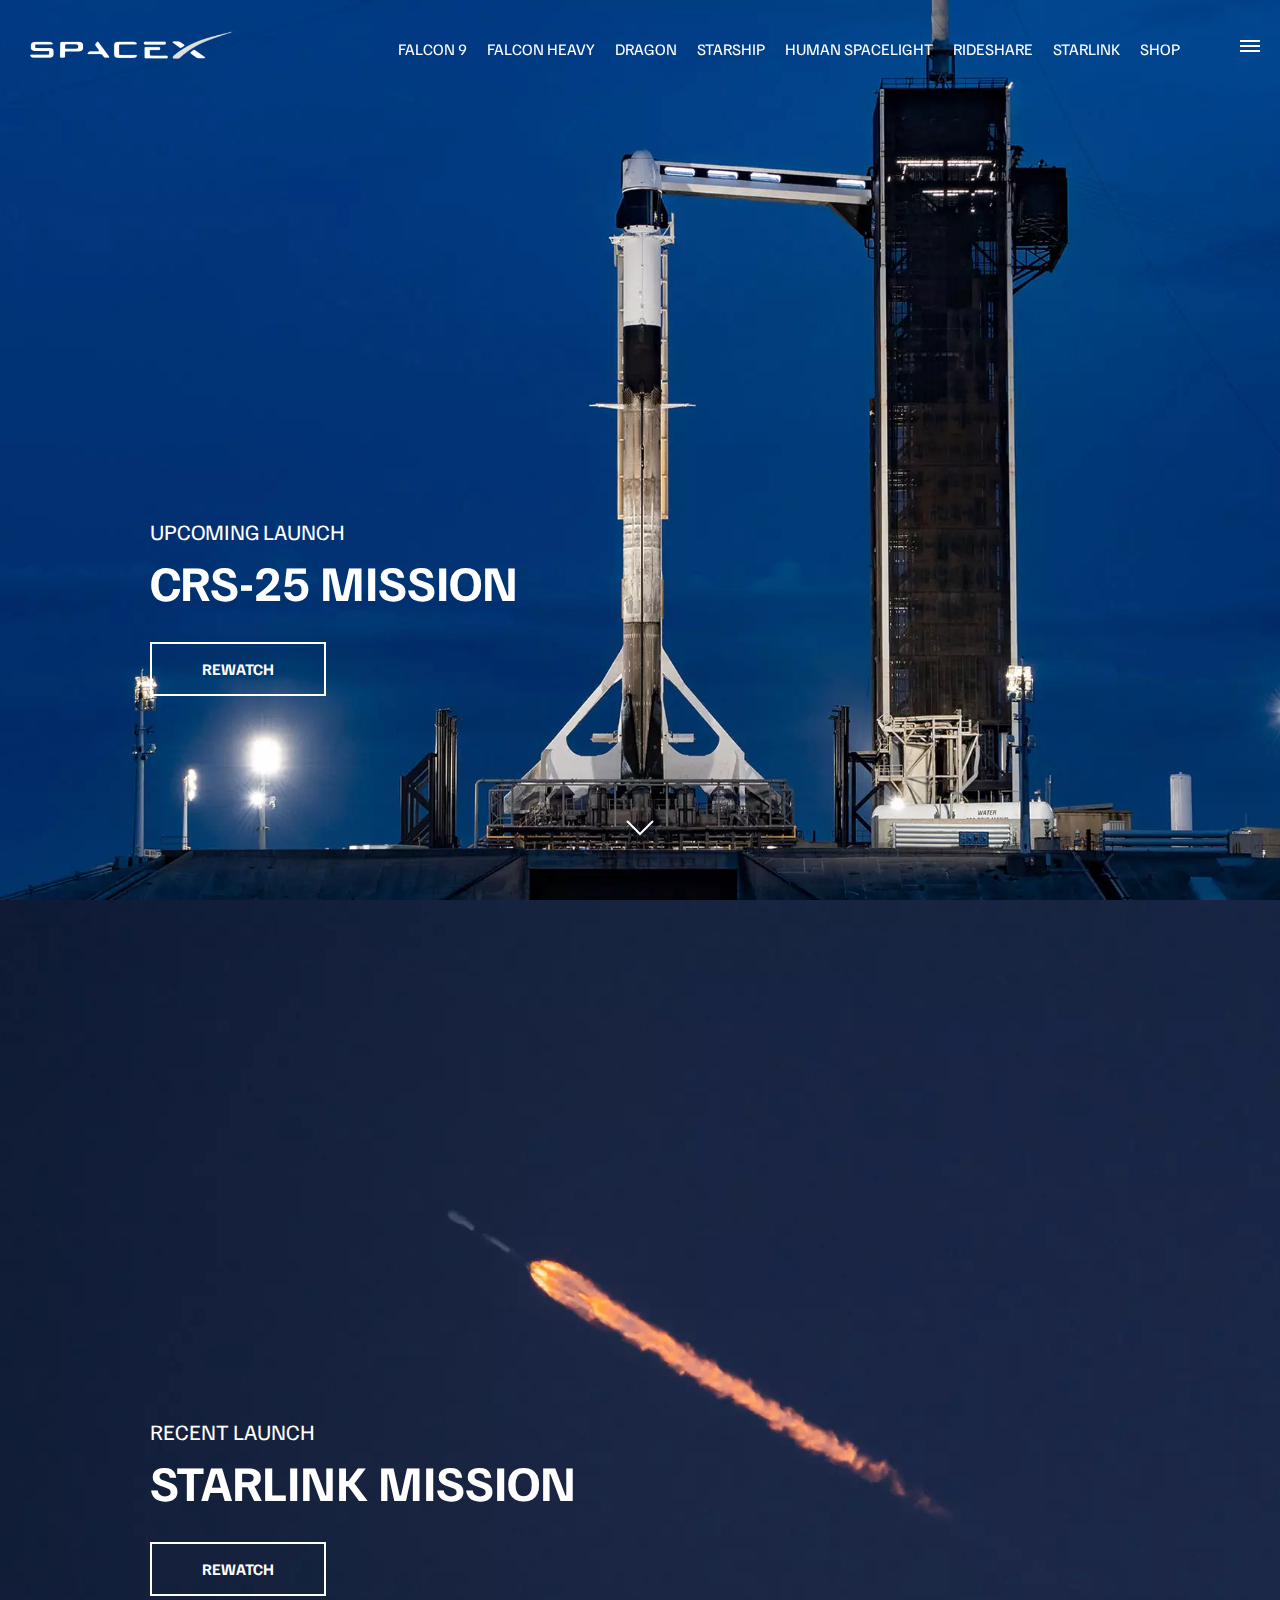
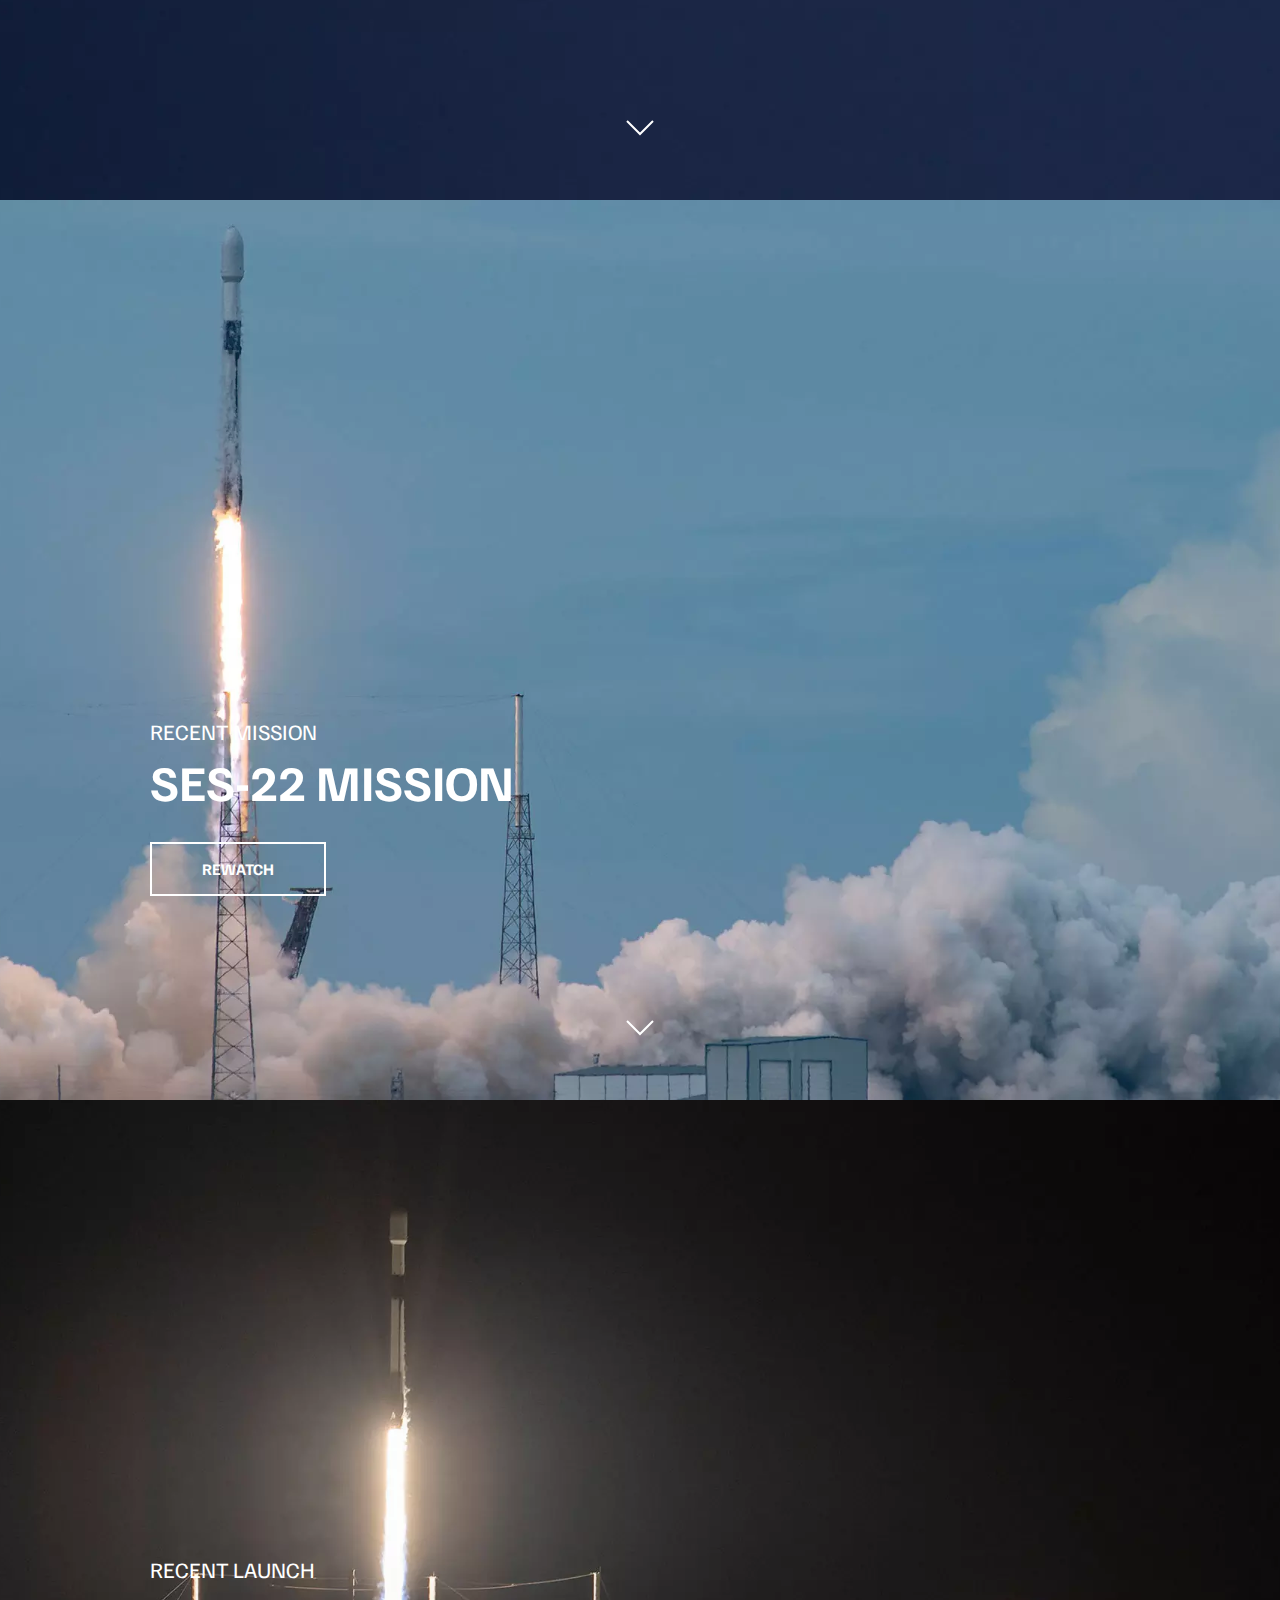
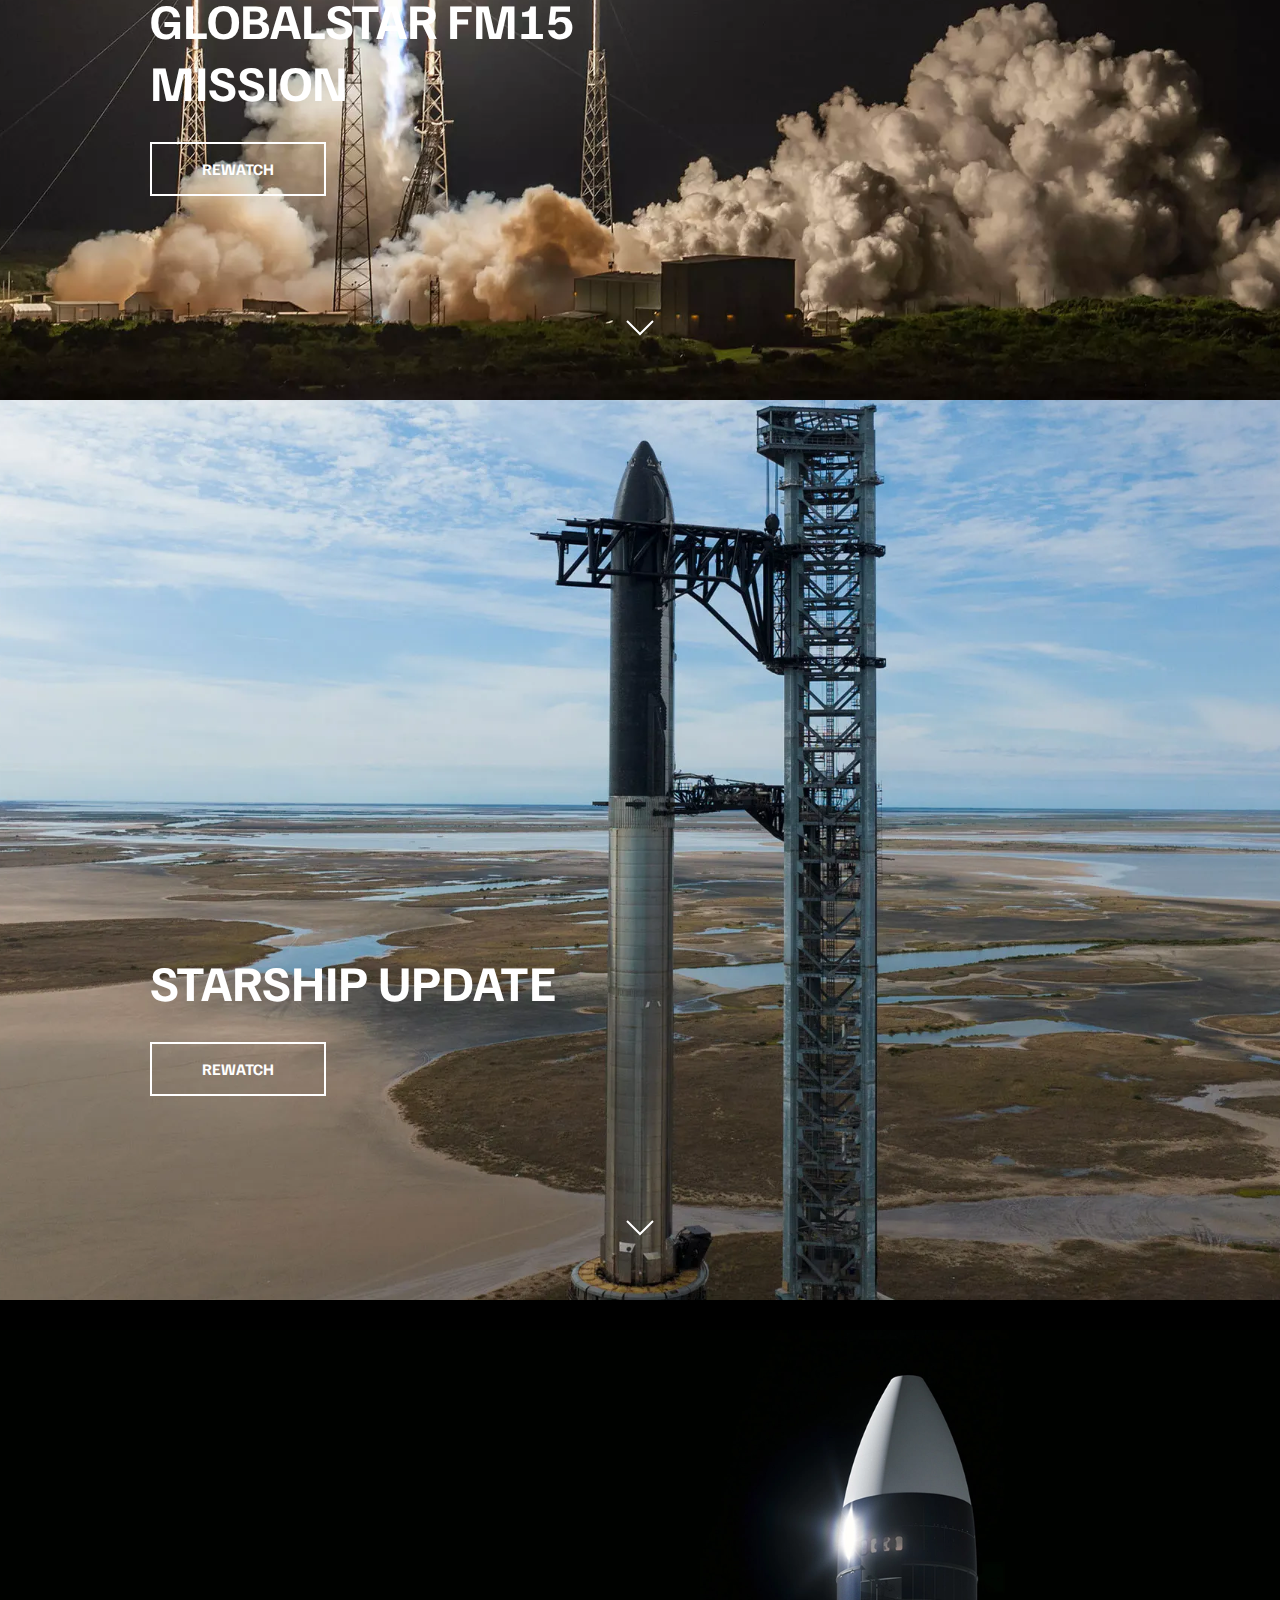
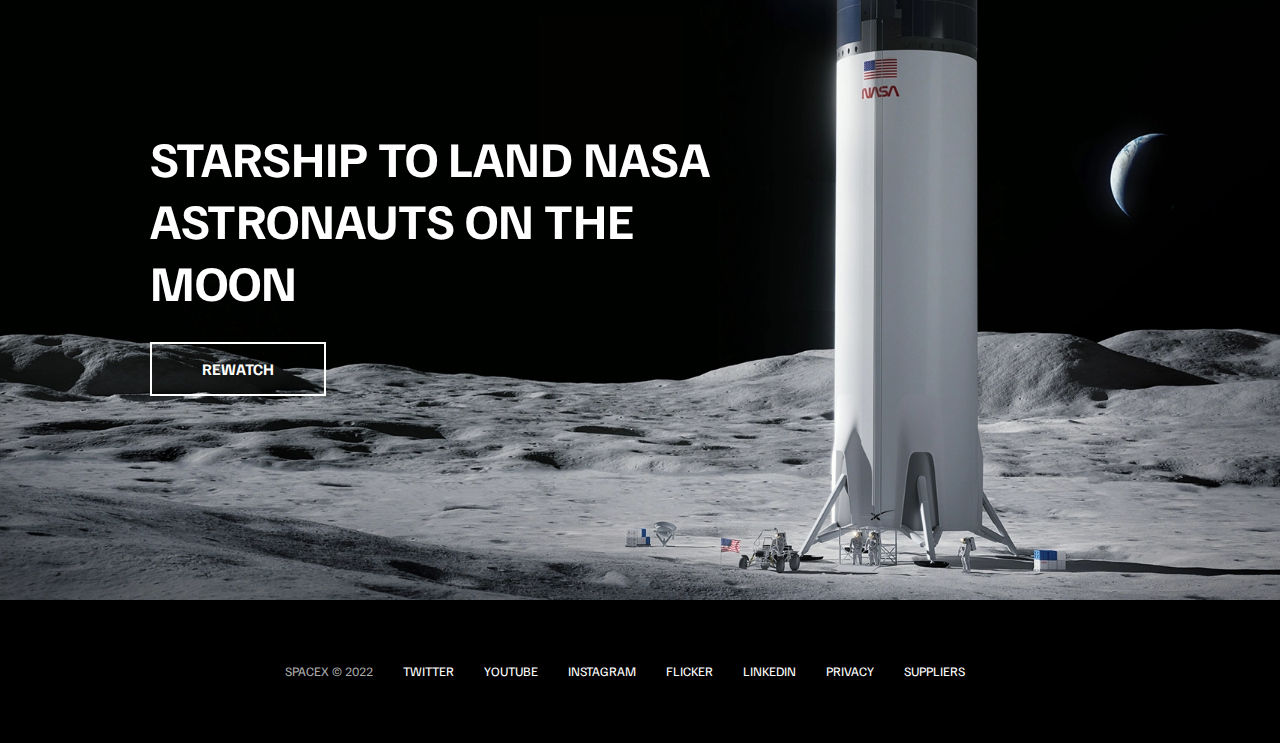
<file: index.html>
<!DOCTYPE html>
<html lang="en">
  <head>
    <meta charset="UTF-8" />
    <meta name="viewport" content="width=device-width, initial-scale=1.0" />
    <link rel="stylesheet" href="./css/style.css" />
    <title>SpaceX</title>
  </head>
  <body>
    <div id="overlay" class=""></div>
    <div id="mobile-menu" class="mobile-main-menu">
      <ul>
        <li><a href="#">Mission</a></li>
        <li><a href="#">Launches</a></li>
        <li><a href="#">Careers</a></li>
        <li><a href="#">Updates</a></li>
        <li><a href="#">Shop</a></li>
        <li class="mobile-only"><a href="./flacon9">Falcon 9</a></li>
        <li class="mobile-only">
          <a href="./flacon-heavy.html">Falcon Heavy</a>
        </li>
        <li class="mobile-only"><a href="./dragon.html">Dragon</a></li>
        <li class="mobile-only"><a href="#">Starship</a></li>
        <li class="mobile-only"><a href="#">Human Spacelight</a></li>
        <li class="mobile-only"><a href="#">Rideshare</a></li>
        <li class="mobile-only"><a href="#">StarLink</a></li>
      </ul>
    </div>
    <header class="main-header">
      <div class="logo">
        <a href="./index.html">
          <img src="./img/logo.png" alt="SpaceX" />
        </a>
      </div>
      <nav class="desktop-main-menu">
        <ul>
          <li><a href="./falcon9.html">Falcon 9</a></li>
          <li><a href="./falcon-heavy.html">Falcon Heavy</a></li>
          <li><a href="./dragon.html">Dragon</a></li>
          <li><a href="#">Starship</a></li>
          <li><a href="#">Human Spacelight</a></li>
          <li><a href="#">Rideshare</a></li>
          <li><a href="#">StarLink</a></li>
          <li><a href="#">Shop</a></li>
        </ul>
      </nav>
    </header>
    <!-- Hamburger Menu -->
    <button id="menu-btn" class="hamburger">
      <span class="hamburger-top"></span>
      <span class="hamburger-middle"></span>
      <span class="hamburger-bottom"></span>
    </button>
    <!-- Section A -->
    <section class="section-a">
      <div class="section-inner">
        <h4>Upcoming Launch</h4>
        <h2>CRS-25 Mission</h2>
        <a href="#" class="btn">
          <div class="hover"></div>
          <span>Rewatch</span>
        </a>
      </div>
      <div class="scroll-arrow">
        <svg width="30px" height="30px">
          <path
            stroke="#fff"
            fill="none"
            stroke-width="2px"
            d="M2.000,5.000 L15.000,18.000 L28.000,5.000"
          ></path>
        </svg>
      </div>
    </section>

    <!-- Section B -->
    <section class="section-b">
      <div class="section-inner">
        <h4>Recent Launch</h4>
        <h2>StarLink Mission</h2>
        <a href="#" class="btn">
          <div class="hover"></div>
          <span>Rewatch</span>
        </a>
      </div>
      <div class="scroll-arrow">
        <svg width="30px" height="30px">
          <path
            stroke="#fff"
            fill="none"
            stroke-width="2px"
            d="M2.000,5.000 L15.000,18.000 L28.000,5.000"
          ></path>
        </svg>
      </div>
    </section>

    <!-- Section C -->
    <section class="section-c">
      <div class="section-inner">
        <h4>Recent Mission</h4>
        <h2>SES-22 Mission</h2>
        <a href="#" class="btn">
          <div class="hover"></div>
          <span>Rewatch</span>
        </a>
      </div>
      <div class="scroll-arrow">
        <svg width="30px" height="30px">
          <path
            stroke="#fff"
            fill="none"
            stroke-width="2px"
            d="M2.000,5.000 L15.000,18.000 L28.000,5.000"
          ></path>
        </svg>
      </div>
    </section>

    <!-- Section D -->
    <section class="section-d">
      <div class="section-inner">
        <h4>Recent Launch</h4>
        <h2>GlobalStar FM15 Mission</h2>
        <a href="#" class="btn">
          <div class="hover"></div>
          <span>Rewatch</span>
        </a>
      </div>
      <div class="scroll-arrow">
        <svg width="30px" height="30px">
          <path
            stroke="#fff"
            fill="none"
            stroke-width="2px"
            d="M2.000,5.000 L15.000,18.000 L28.000,5.000"
          ></path>
        </svg>
      </div>
    </section>

    <!-- Section E -->
    <section class="section-e">
      <div class="section-inner">
        <h2>StarShip Update</h2>
        <a href="#" class="btn">
          <div class="hover"></div>
          <span>Rewatch</span>
        </a>
      </div>
      <div class="scroll-arrow">
        <svg width="30px" height="30px">
          <path
            stroke="#fff"
            fill="none"
            stroke-width="2px"
            d="M2.000,5.000 L15.000,18.000 L28.000,5.000"
          ></path>
        </svg>
      </div>
    </section>

    <!-- Section F -->
    <section class="section-f">
      <div class="section-inner">
        <h2>StarShip to land NASA astronauts on the moon</h2>
        <a href="#" class="btn">
          <div class="hover"></div>
          <span>Rewatch</span>
        </a>
      </div>
    </section>

    <footer>
      <ul>
        <li>SpaceX &copy; 2022</li>
        <li><a href="#">Twitter</a></li>
        <li><a href="#">YouTube</a></li>
        <li><a href="#">Instagram</a></li>
        <li><a href="#">Flicker</a></li>
        <li><a href="#">LinkedIn</a></li>
        <li><a href="#">Privacy</a></li>
        <li><a href="#">Suppliers</a></li>
      </ul>
    </footer>
    <script src="./js/app.js"></script>
  </body>
</html>
</file>
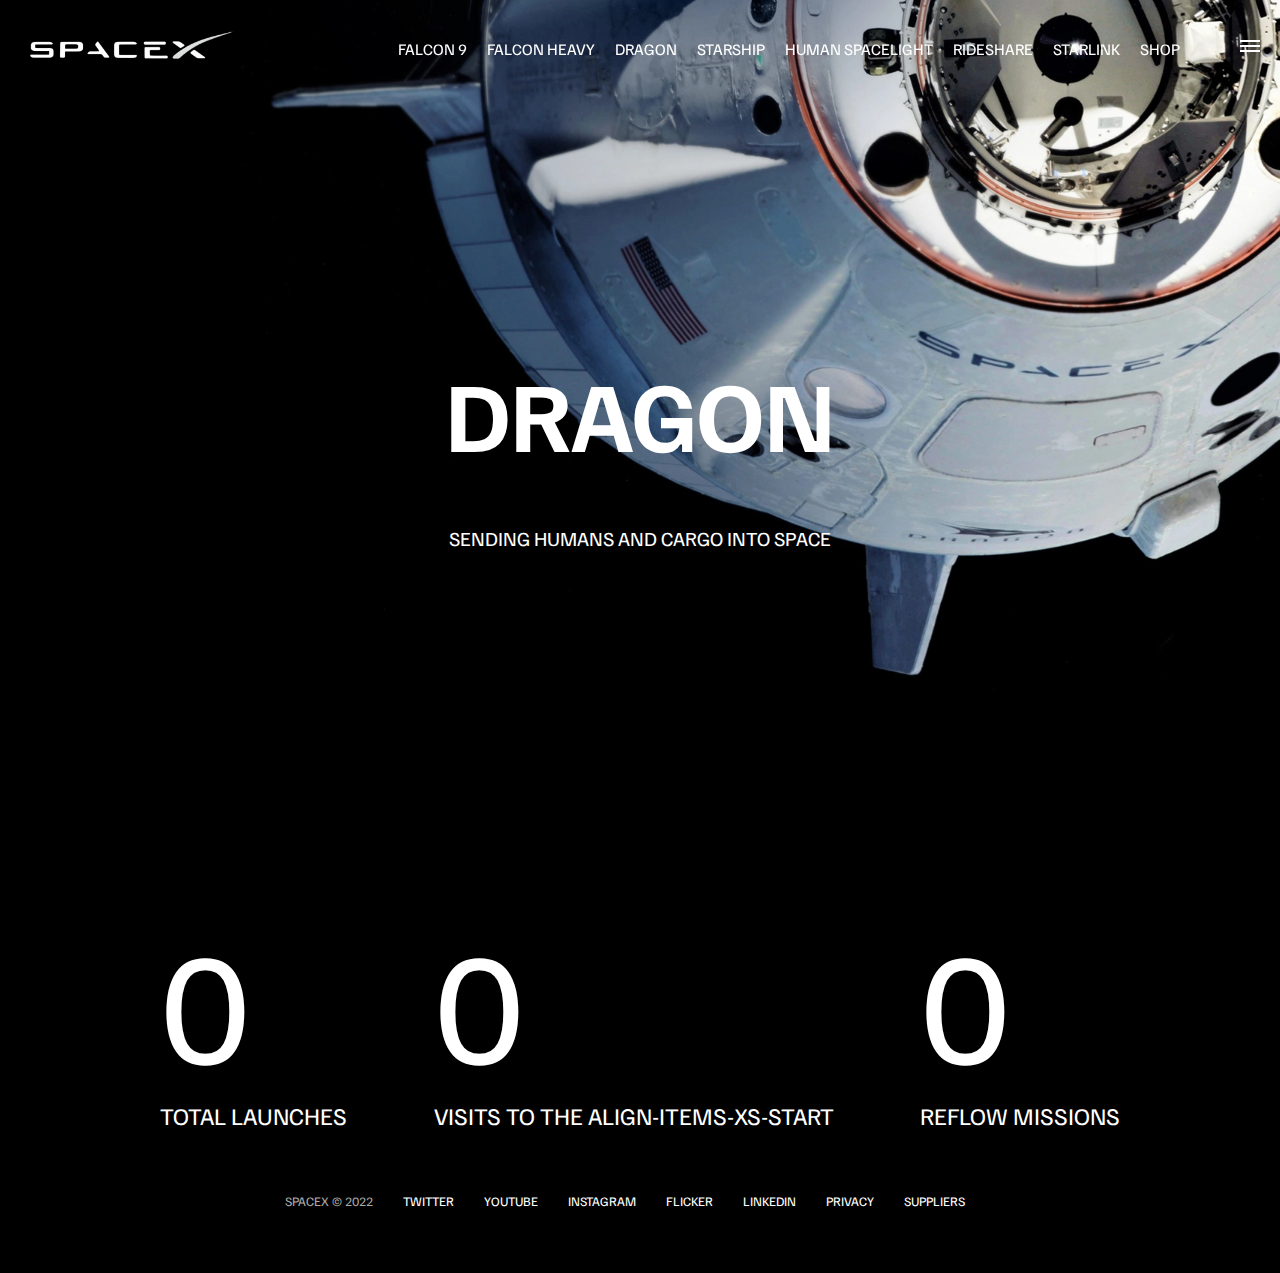
<file: dragon.html>
<!DOCTYPE html>
<html lang="en">
  <head>
    <meta charset="UTF-8" />
    <meta name="viewport" content="width=device-width, initial-scale=1.0" />
    <title>Dragon</title>
    <link rel="stylesheet" href="./css/style.css" />
  </head>
  <body>
    <div id="overlay" class=""></div>
    <div id="mobile-menu" class="mobile-main-menu">
      <ul>
        <li><a href="#">Mission</a></li>
        <li><a href="#">Launches</a></li>
        <li><a href="#">Careers</a></li>
        <li><a href="#">Updates</a></li>
        <li><a href="#">Shop</a></li>
        <li class="mobile-only"><a href="./flacon9">Falcon 9</a></li>
        <li class="mobile-only">
          <a href="./flacon-heavy.html">Falcon Heavy</a>
        </li>
        <li class="mobile-only"><a href="./dragon.html">Dragon</a></li>
        <li class="mobile-only"><a href="#">Starship</a></li>
        <li class="mobile-only"><a href="#">Human Spacelight</a></li>
        <li class="mobile-only"><a href="#">Rideshare</a></li>
        <li class="mobile-only"><a href="#">StarLink</a></li>
      </ul>
    </div>
    <header class="main-header">
      <div class="logo">
        <a href="./index.html">
          <img src="./img/logo.png" alt="SpaceX" />
        </a>
      </div>
      <nav class="desktop-main-menu">
        <ul>
          <li><a href="./falcon9.html">Falcon 9</a></li>
          <li><a href="./falcon-heavy.html">Falcon Heavy</a></li>
          <li><a href="./dragon.html">Dragon</a></li>
          <li><a href="#">Starship</a></li>
          <li><a href="#">Human Spacelight</a></li>
          <li><a href="#">Rideshare</a></li>
          <li><a href="#">StarLink</a></li>
          <li><a href="#">Shop</a></li>
        </ul>
      </nav>
    </header>
    <!-- Hamburger Menu -->
    <button id="menu-btn" class="hamburger">
      <span class="hamburger-top"></span>
      <span class="hamburger-middle"></span>
      <span class="hamburger-bottom"></span>
    </button>

    <section class="section-animate bg-dragon">
      <div class="section-inner-center">
        <h3>Dragon</h3>
        <p>
          Sending humans and cargo into space
        </p>
      </div>
    </section>
    <div class="stats">
      <div>
        <span class="counter" data-target="34">0</span>
        <h4>Total Launches</h4>
      </div>
      <div>
        <span class="counter" data-target="31">0</span>
        <h4>Visits to the align-items-xs-start</h4>
      </div>
      <div>
        <span class="counter" data-target="13">0</span>
        <h4>Reflow Missions</h4>
      </div>
    </div>

    <footer>
      <ul>
        <li>SpaceX &copy; 2022</li>
        <li><a href="#">Twitter</a></li>
        <li><a href="#">YouTube</a></li>
        <li><a href="#">Instagram</a></li>
        <li><a href="#">Flicker</a></li>
        <li><a href="#">LinkedIn</a></li>
        <li><a href="#">Privacy</a></li>
        <li><a href="#">Suppliers</a></li>
      </ul>
    </footer>
    <script src="./js/app.js"></script>
  </body>
</html>
</file>
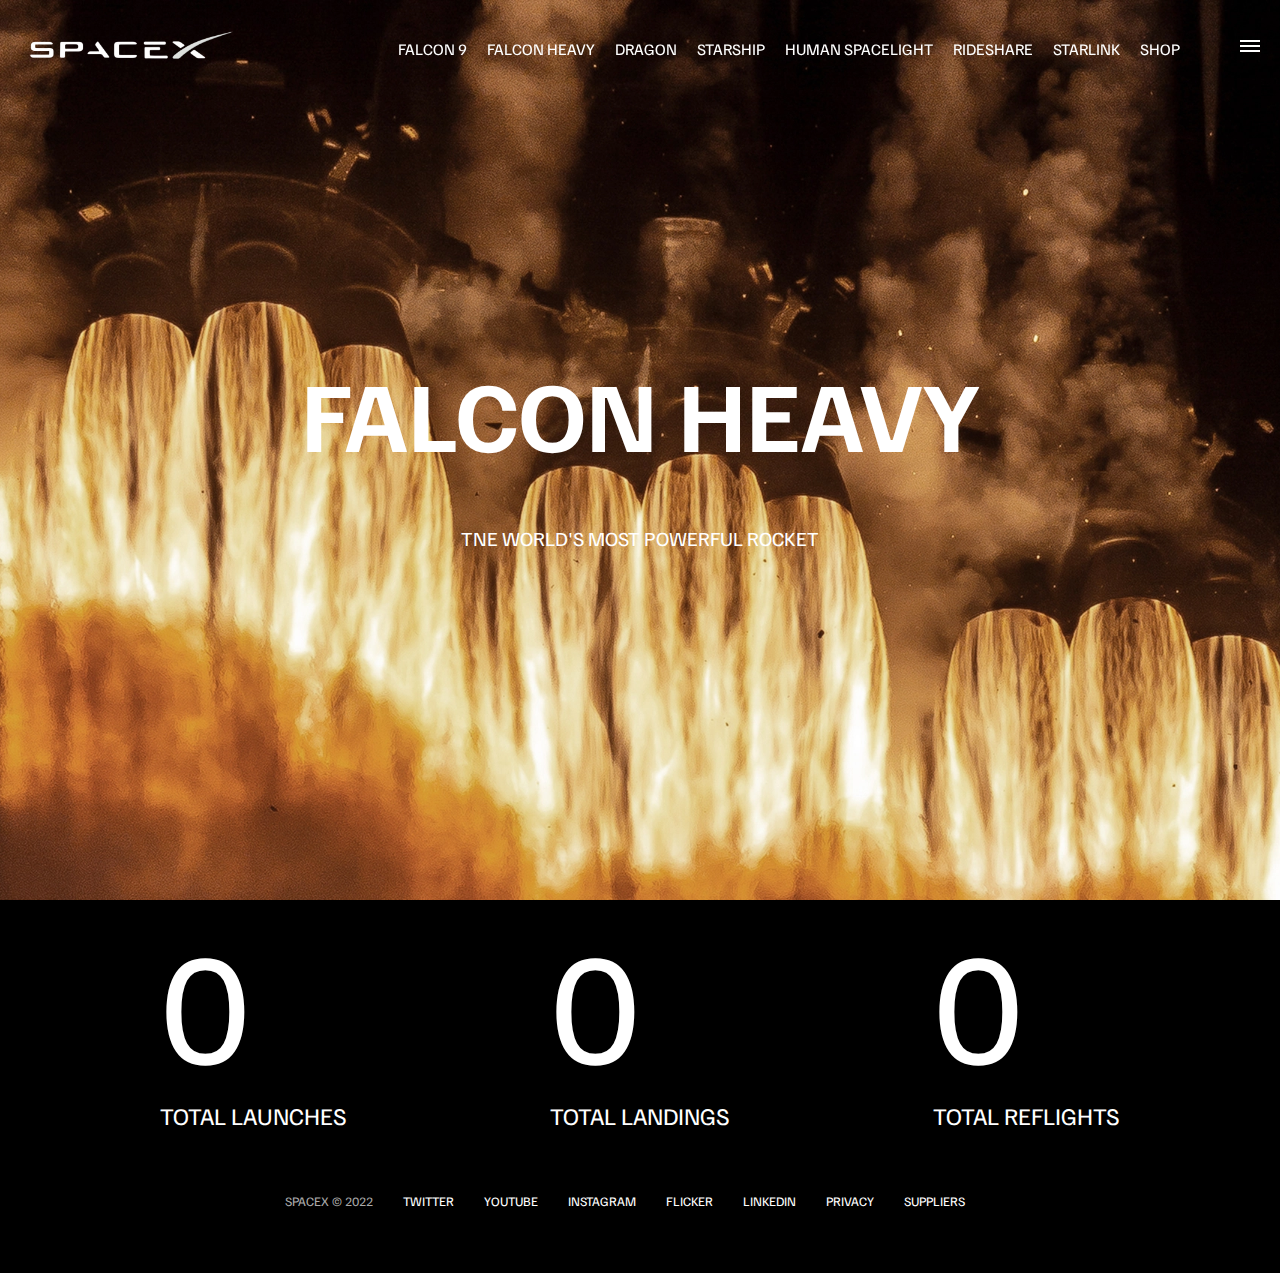
<file: falcon-heavy.html>
<!DOCTYPE html>
<html lang="en">
  <head>
    <meta charset="UTF-8" />
    <meta name="viewport" content="width=device-width, initial-scale=1.0" />
    <title>Falcon Heavy</title>
    <link rel="stylesheet" href="./css/style.css" />
  </head>
  <body>
    <div id="overlay" class=""></div>
    <div id="mobile-menu" class="mobile-main-menu">
      <ul>
        <li><a href="#">Mission</a></li>
        <li><a href="#">Launches</a></li>
        <li><a href="#">Careers</a></li>
        <li><a href="#">Updates</a></li>
        <li><a href="#">Shop</a></li>
        <li class="mobile-only"><a href="./flacon9">Falcon 9</a></li>
        <li class="mobile-only">
          <a href="./flacon-heavy.html">Falcon Heavy</a>
        </li>
        <li class="mobile-only"><a href="./dragon.html">Dragon</a></li>
        <li class="mobile-only"><a href="#">Starship</a></li>
        <li class="mobile-only"><a href="#">Human Spacelight</a></li>
        <li class="mobile-only"><a href="#">Rideshare</a></li>
        <li class="mobile-only"><a href="#">StarLink</a></li>
      </ul>
    </div>
    <header class="main-header">
      <div class="logo">
        <a href="./index.html">
          <img src="./img/logo.png" alt="SpaceX" />
        </a>
      </div>
      <nav class="desktop-main-menu">
        <ul>
          <li><a href="./falcon9.html">Falcon 9</a></li>
          <li><a href="./falcon-heavy.html">Falcon Heavy</a></li>
          <li><a href="./dragon.html">Dragon</a></li>
          <li><a href="#">Starship</a></li>
          <li><a href="#">Human Spacelight</a></li>
          <li><a href="#">Rideshare</a></li>
          <li><a href="#">StarLink</a></li>
          <li><a href="#">Shop</a></li>
        </ul>
      </nav>
    </header>
    <!-- Hamburger Menu -->
    <button id="menu-btn" class="hamburger">
      <span class="hamburger-top"></span>
      <span class="hamburger-middle"></span>
      <span class="hamburger-bottom"></span>
    </button>

    <section class="section-animate bg-falcon-heavy">
      <div class="section-inner-center">
        <h3>Falcon Heavy</h3>
        <p>
          Tne world's most powerful rocket
        </p>
      </div>
    </section>
    <div class="stats">
      <div>
        <span class="counter" data-target="3">0</span>
        <h4>Total Launches</h4>
      </div>
      <div>
        <span class="counter" data-target="7">0</span>
        <h4>Total Landings</h4>
      </div>
      <div>
        <span class="counter" data-target="4">0</span>
        <h4>Total Reflights</h4>
      </div>
    </div>

    <footer>
      <ul>
        <li>SpaceX &copy; 2022</li>
        <li><a href="#">Twitter</a></li>
        <li><a href="#">YouTube</a></li>
        <li><a href="#">Instagram</a></li>
        <li><a href="#">Flicker</a></li>
        <li><a href="#">LinkedIn</a></li>
        <li><a href="#">Privacy</a></li>
        <li><a href="#">Suppliers</a></li>
      </ul>
    </footer>
    <script src="./js/app.js"></script>
  </body>
</html>
</file>
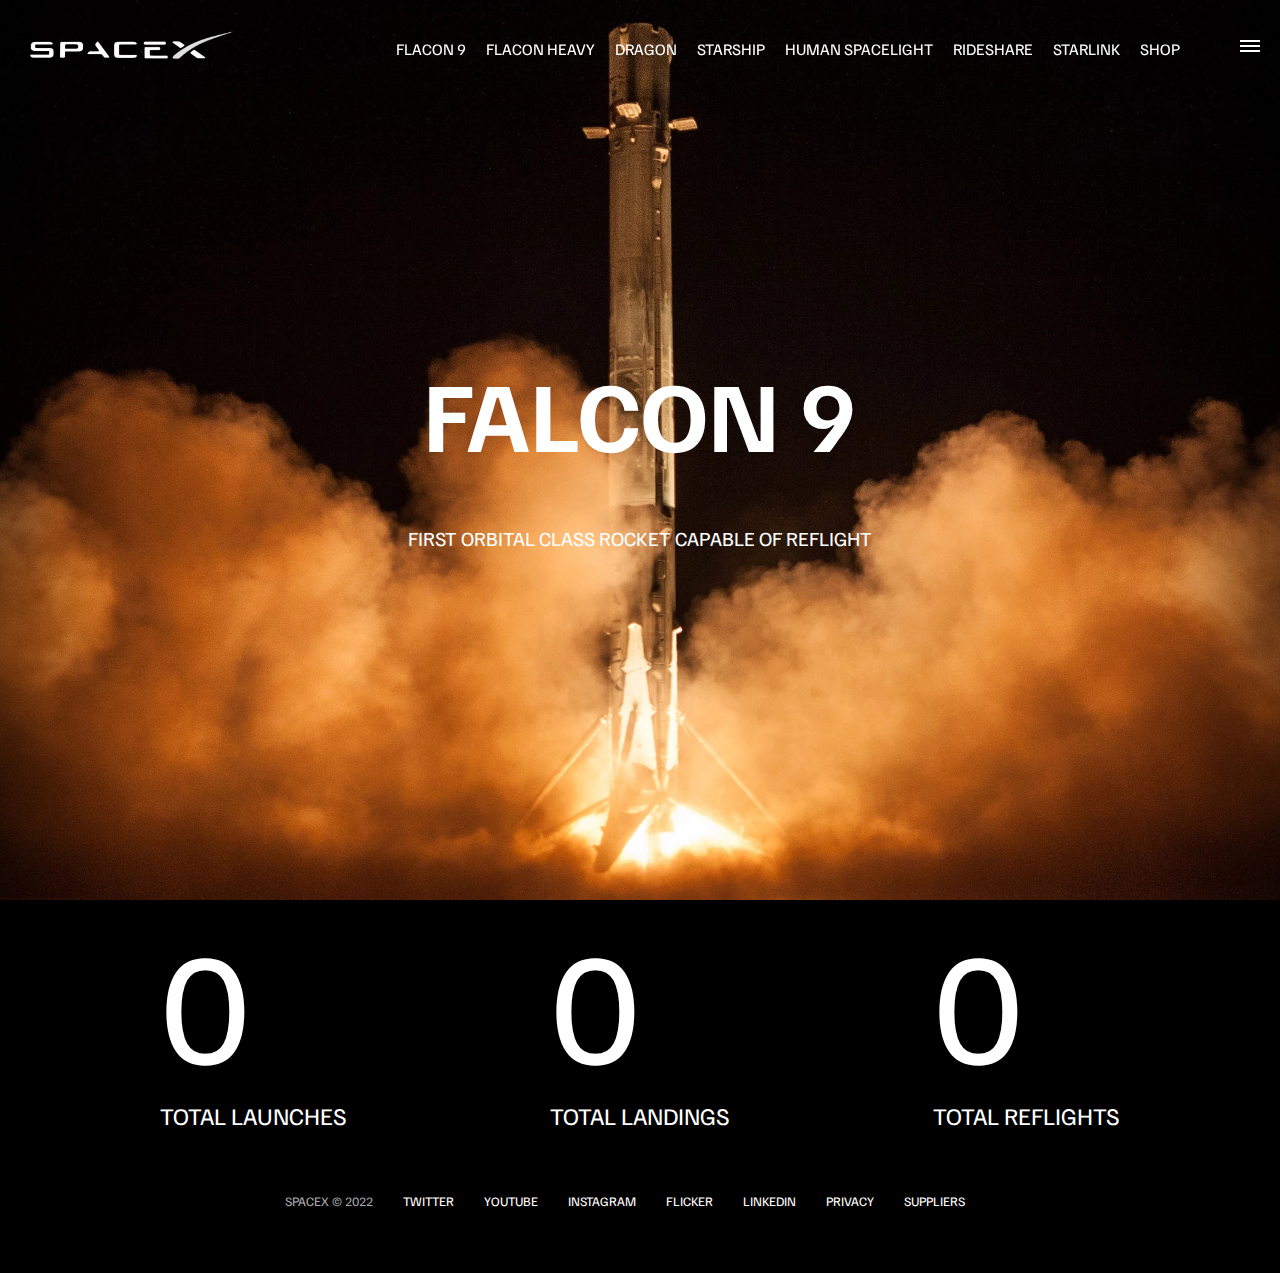
<file: falcon9.html>
<!DOCTYPE html>
<html lang="en">
  <head>
    <meta charset="UTF-8" />
    <meta name="viewport" content="width=device-width, initial-scale=1.0" />
    <title>Falcon 9</title>
    <link rel="stylesheet" href="./css/style.css" />
  </head>
  <body>
    <div id="overlay" class=""></div>
    <div id="mobile-menu" class="mobile-main-menu">
      <ul>
        <li><a href="#">Mission</a></li>
        <li><a href="#">Launches</a></li>
        <li><a href="#">Careers</a></li>
        <li><a href="#">Updates</a></li>
        <li><a href="#">Shop</a></li>
        <li class="mobile-only"><a href="./flacon9">Flacon 9</a></li>
        <li class="mobile-only">
          <a href="./flacon-heavy.html">Flacon Heavy</a>
        </li>
        <li class="mobile-only"><a href="./dragon.html">Dragon</a></li>
        <li class="mobile-only"><a href="#">Starship</a></li>
        <li class="mobile-only"><a href="#">Human Spacelight</a></li>
        <li class="mobile-only"><a href="#">Rideshare</a></li>
        <li class="mobile-only"><a href="#">StarLink</a></li>
      </ul>
    </div>
    <header class="main-header">
      <div class="logo">
        <a href="./index.html">
          <img src="./img/logo.png" alt="SpaceX" />
        </a>
      </div>
      <nav class="desktop-main-menu">
        <ul>
          <li><a href="./falcon9.html">Flacon 9</a></li>
          <li><a href="./falcon-heavy.html">Flacon Heavy</a></li>
          <li><a href="./dragon.html">Dragon</a></li>
          <li><a href="#">Starship</a></li>
          <li><a href="#">Human Spacelight</a></li>
          <li><a href="#">Rideshare</a></li>
          <li><a href="#">StarLink</a></li>
          <li><a href="#">Shop</a></li>
        </ul>
      </nav>
    </header>
    <!-- Hamburger Menu -->
    <button id="menu-btn" class="hamburger">
      <span class="hamburger-top"></span>
      <span class="hamburger-middle"></span>
      <span class="hamburger-bottom"></span>
    </button>

    <section class="section-animate bg-falcon-9">
      <div class="section-inner-center">
        <h3>Falcon 9</h3>
        <p>
          First orbital class rocket capable of reflight
        </p>
      </div>
    </section>
    <div class="stats">
      <div>
        <span class="counter" data-target="3">0</span>
        <h4>Total Launches</h4>
      </div>
      <div>
        <span class="counter" data-target="7">0</span>
        <h4>Total Landings</h4>
      </div>
      <div>
        <span class="counter" data-target="4">0</span>
        <h4>Total Reflights</h4>
      </div>
    </div>

    <footer>
      <ul>
        <li>SpaceX &copy; 2022</li>
        <li><a href="#">Twitter</a></li>
        <li><a href="#">YouTube</a></li>
        <li><a href="#">Instagram</a></li>
        <li><a href="#">Flicker</a></li>
        <li><a href="#">LinkedIn</a></li>
        <li><a href="#">Privacy</a></li>
        <li><a href="#">Suppliers</a></li>
      </ul>
    </footer>
    <script src="./js/app.js"></script>
  </body>
</html>
</file>
<file: css/style.css>
@import url("https://fonts.googleapis.com/css2?family=Familjen+Grotesk:wght@400;600;700&display=swap");

*,
*::after,
*::before {
  margin: 0;
  padding: 0;
  box-sizing: border-box;
}
body {
  font-family: "Familjen Grotesk", sans-serif;
  font-size: 16px;
  background: #000;
  color: #fff;
}

a {
  text-decoration: none;
  color: #fff;
}

ul {
  list-style: none;
}

/* Header/Navbar */
.main-header {
  position: fixed;
  top: 0;
  left: 0;
  width: 100%;
  z-index: 3;
  display: flex;
  justify-content: space-between;
  align-items: center;
  text-transform: uppercase;
  height: 100px;
  padding: 0 30px;
}

/* Logo */

.logo {
  width: 210px;
  height: auto;
}
.logo img {
  display: block;
  width: 100%;
  height: auto;
}

/* Desktop Menu */
.desktop-main-menu {
  margin-right: 50px;
}

.desktop-main-menu ul {
  display: flex;
}
.desktop-main-menu ul li {
  position: relative;
  margin-right: 20px;
  padding-bottom: 2px;
}

/* Menu item bottom border */

.desktop-main-menu ul li a::after {
  content: "";
  position: absolute;
  bottom: 0;
  left: 0;
  width: 100%;
  height: 1px;
  background: #fff;
  transform: scaleX(0);
  transition: transform 0.6s cubic-bezier(0.19, 1, 0.22, 1);
  transform-origin: right center;
}

.desktop-main-menu ul li a:hover::after {
  transform: scaleX(1);
  transform-origin: left center;
  transition-duration: 0.4s;
}

section {
  position: relative;
  height: 100vh;
  background-repeat: no-repeat;
  background-size: cover;
  background-position: center center;
  text-transform: uppercase;
}

.section-inner {
  position: absolute;
  bottom: 200px;
  left: 150px;
  max-width: 560px;
}

.section-inner h4 {
  font-size: 22px;
  font-weight: 300;
  margin-bottom: 5px;
  animation: fadeInUp 0.5s ease-in-out;
}

.section-inner h2 {
  font-size: 50px;
  font-weight: 700;
  margin-bottom: 20px;
  animation: fadeInUp 0.5s ease-in-out 0.2s;
  animation-fill-mode: both; /* Stop from showing at strat */
}

/* Background Images */
.section-inner a {
  animation: fadeInUp 0.5s ease-in-out 0.4s;
  animation-fill-mode: both; /* Stop from showing at strat */
}
.section-a {
  background-image: url("../img/section-a.webp");
}
.section-b {
  background-image: url("../img/section-b.webp");
}
.section-c {
  background-image: url("../img/section-c.webp");
}
.section-d {
  background-image: url("../img/section-d.webp");
}
.section-e {
  background-image: url("../img/section-e.webp");
}
.section-f {
  background-image: url("../img/section-f.webp");
}

.btn {
  position: relative;
  display: inline-block;
  cursor: pointer;
  text-align: center;
  min-width: 130px;
  padding: 15px 50px;
  margin-top: 10px;
  border: 2px solid #fff;
  text-transform: uppercase;
  font-weight: bold;
  overflow: hidden;
  z-index: 2;
}

.btn:hover span {
  color: #000;
}

.btn .hover {
  position: absolute;
  top: 0;
  left: 0;
  background: #fff;
  width: 100%;
  height: 100%;
  color: #000;
  z-index: -1;
  transform: translateY(100%);
  transition: transform 0.6s cubic-bezier(0.19, 1, 0.22, 1);
}

.btn:hover .hover {
  transform: translateY(0%);
}

.scroll-arrow {
  position: absolute;
  bottom: 50px;
  left: 50%;
  transform: translateX(-50%);
  animation: fadeBounce 3s infinite;
}

/* Footer */
footer {
  position: relative;
  padding: 55px 0;
}
footer ul {
  display: flex;
  align-items: center;
  justify-content: center;
  flex-wrap: wrap;
}
footer ul li {
  margin-right: 30px;
  color: #aaa;
  text-transform: uppercase;
  font-size: 13px;
  line-height: 2.5;
}
footer ul li a {
  color: #fff;
  transition: color 0.6s;
}
footer ul li a:hover {
  color: #aaa;
}

/* Hamburger Menu */
.hamburger {
  position: fixed;
  top: 40px;
  right: 20px;
  z-index: 10;
  cursor: pointer;
  background: none;
  border: none;
  width: 20px;
  height: 20px;
}
.hamburger-top,
.hamburger-middle,
.hamburger-bottom {
  position: absolute;
  background: #fff;
  width: 20px;
  height: 2px;
  top: 0;
  left: 0;
  transition: all 0.5s;
}
.hamburger-middle {
  transform: translateY(5px);
}
.hamburger-bottom {
  transform: translateY(10px);
}

/* Overlay */
.overlay-show {
  position: fixed;
  top: 0;
  left: 0;
  width: 100%;
  height: 100%;
  background: rgb(0, 0, 0, 0.5);
  z-index: 3;
}

/* Hide Mobile Main Menu items */
.mobile-only {
  display: none;
}

/* Mobile Menu */
.mobile-main-menu {
  position: fixed;
  width: 350px;
  height: 100%;
  top: 0;
  right: 0;
  background: #000;
  z-index: 4;
  display: flex;
  align-items: center;
  justify-content: center;
  transform: translateX(100%);
  transition: transform 0.6s cubic-bezier(0.19, 1, 0.22, 1);
}
/* Bring Menu From right */
.show-menu {
  transform: translateX(0);
}

.mobile-main-menu ul {
  display: flex;
  flex-direction: column;
  align-items: end;
  justify-content: center;
  padding: 50px;
  width: 100%;
}

.mobile-main-menu ul li {
  width: 100%;
  margin-bottom: 8px;
  border-bottom: dotted 1px #555;
  font-size: 18px;
  text-transform: uppercase;
  text-align: right;
  padding-bottom: 8px;
}
.mobile-main-menu ul li a {
  color: #fff;
  transition: color 0.6s;
}
.mobile-main-menu ul li a:hover {
  color: #aaa;
}

/* Stop Scrolling */
.stop-scrolling {
  overflow: hidden;
}

/* Transation Hamburger to X wehen open */
.open {
  transform: rotate(90deg);
}
.open .hamburger-top {
  transform: rotate(45deg) translateY(6px) translateX(6px);
}
.open .hamburger-middle {
  display: none;
}
.open .hamburger-bottom {
  transform: rotate(-45deg) translateY(6px) translateX(-6px);
}

/* Inner Pages */
.bg-falcon-9 {
  background-image: url("../img/falcon-9.webp");
}
.bg-falcon-heavy {
  background-image: url("../img/falcon-heavy.webp");
}
.bg-dragon {
  background-image: url("../img/dragon.webp");
}
.section-inner-center {
  position: absolute;
  bottom: 50%;
  left: 50%;
  text-align: center;
  transform: translate(-50%, 50%);
  text-transform: uppercase;
  width: 80%;
}
.section-inner-center h3 {
  font-size: 100px;
  margin-bottom: 50px;
  animation: fadeInUp 0.5s ease-in-out;
}
.section-inner-center p {
  font-size: 20px;
  animation: fadeInUp 0.5s ease-in-out 0.2s;
  animation-fill-mode: both;
}
.section-animate {
  animation: fadeIn 2s ease-in-out;
}

/* Stats */
.stats {
  max-width: 960px;
  margin: 0 auto;
  display: flex;
  align-items: center;
  justify-content: space-between;
  align-items: center;
  text-transform: uppercase;
}
.stats div span {
  font-size: 160px;
}
.stats div h4 {
  font-size: 24px;
  font-weight: 300;
}

/* Animations */

@keyframes fadeInUp {
  0% {
    opacity: 0;
    transform: translateY(140px);
  }
  100% {
    opacity: 1;
    transform: translateY(0);
  }
}

@keyframes fadeIn {
  0% {
    opacity: 0;
  }
  100% {
    opacity: 1;
  }
}

@keyframes fadeBounce {
  0%,
  20%,
  50%,
  80%,
  100% {
    opacity: 0;
    transform: translateY(-20px);
  }
  40% {
    opacity: 1;
    transform: translateY(0);
  }
}

/* Medis Queries  */

@media (max-width: 960px) {
  /* Hide desktop menu */
  .desktop-main-menu {
    display: none;
  }
  /* Show Mobile Main Menu items */
  .mobile-only {
    display: block;
  }
  .section-inner-center h3 {
    font-size: 75px;
  }
}
@media (max-width: 600px) {
  .section-inner {
    bottom: 65px;
    left: 20px;
  }
  .section-inner h2 {
    font-size: 40px;
  }
  footer ul li:first-child {
    position: absolute;
    top: 30px;
    left: 50%;
    transform: translate(-50%, -50%);
  }
  footer ul li {
    margin-right: 15px;
  }
  .logo {
    width: 150px;
    margin: auto;
  }
  .section-inner-center {
    width: 80%;
  }
  .section-inner-center h3 {
    font-size: 50px;
  }
  .stats {
    flex-direction: column;
    text-align: center;
  }

  .stats div {
    margin-bottom: 20px;
  }
}
</file>
